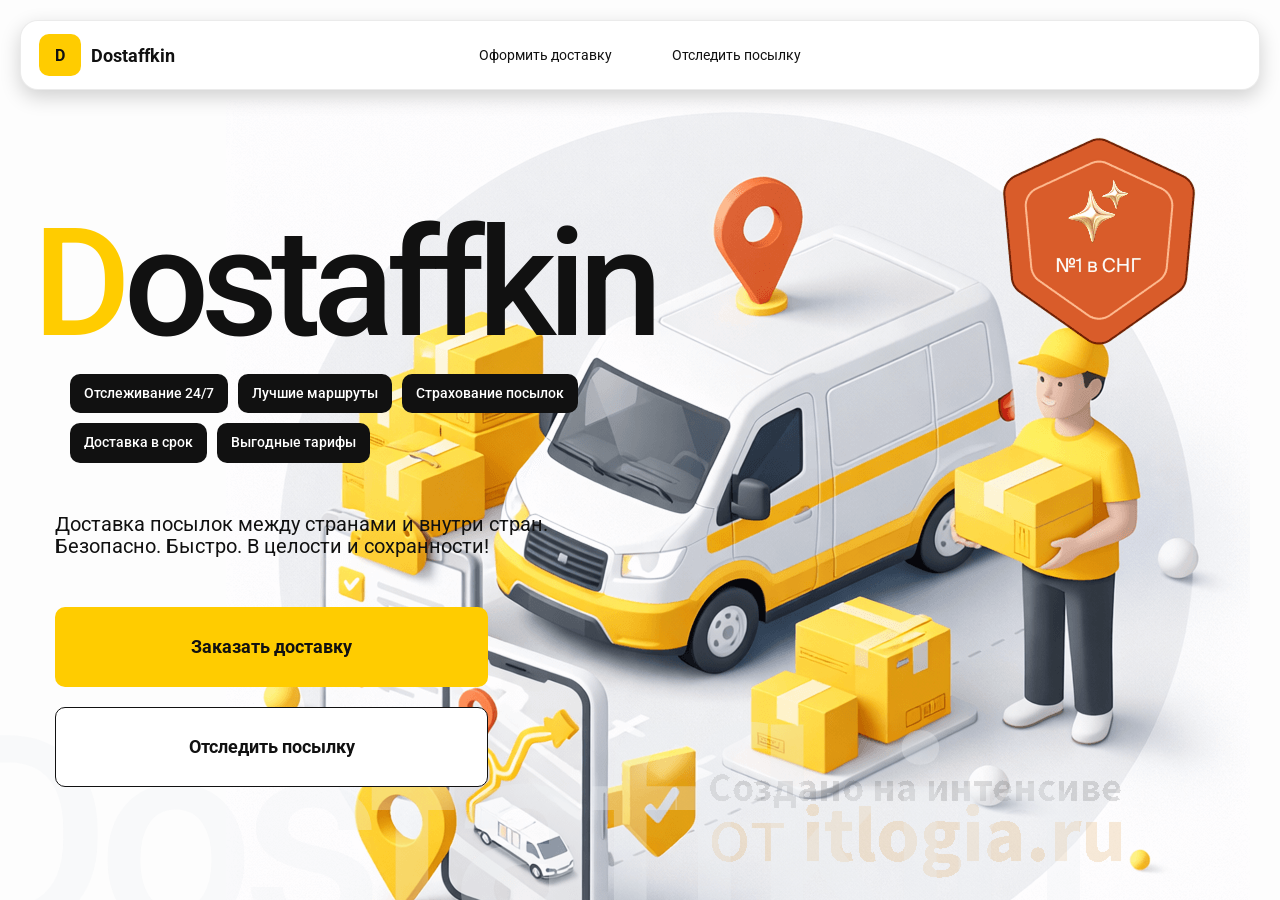
<file: index.html>
<!doctype html>
<html lang="ru">

<head>
    <meta charset="utf-8" />
    <meta name="viewport" content="width=device-width,initial-scale=1,maximum-scale=1,user-scalable=0" />
    <title>Dostaffkin — Доставка посылок между странами и внутри стран</title>

    <link href="styles/base.css" rel="stylesheet" />
    <link href="styles/base.adaptive.css" rel="stylesheet" />
    <link href="styles/index.css" rel="stylesheet" />
    <link href="styles/index_adaptive.css" rel="stylesheet" />
</head>

<body>

    <div class="container">
        <header class="header">
            <a class="header-brand" href="#">
                <div class="header-logo">D</div>
                <div class="header-title">Dostaffkin</div>
            </a>
            <nav class="header-menu">
                <a class="header-link" href="./order.html">Оформить <span>доставку</span></a>
                <a class="header-link" href="./track.html">Отследить <span>посылку</span></a>
            </nav>
        </header>
        <main class="main">
            <section class="main-info">
                <div class="main-title">
                    <span>D</span>ostaffkin
                </div>
                <div class="main-features">
                    <div class="main-feature">Отслеживание 24/7</div>
                    <div class="main-feature">Лучшие маршруты</div>
                    <div class="main-feature">Страхование посылок</div>
                    <div class="main-feature">Доставка в срок</div>
                    <div class="main-feature">Выгодные тарифы</div>
                </div>
                <div class="main-description">
                    Доставка посылок между странами и внутри стран.
                    Безопасно. Быстро. В целости и сохранности!
                </div>
                <div class="main-actions">
                    <a class="button" href="./order.html">Заказать доставку</a>
                    <a class="button button-white" href="./track.html">Отследить посылку</a>
                </div>
            </section>
            <div class="main-title-ghost">Dostaffkin</div>
            <section class="main-image">
                <img src="images/main-image.png" alt="Main image" />
            </section>
        </main>
    </div>
</body>

</html>
</file>
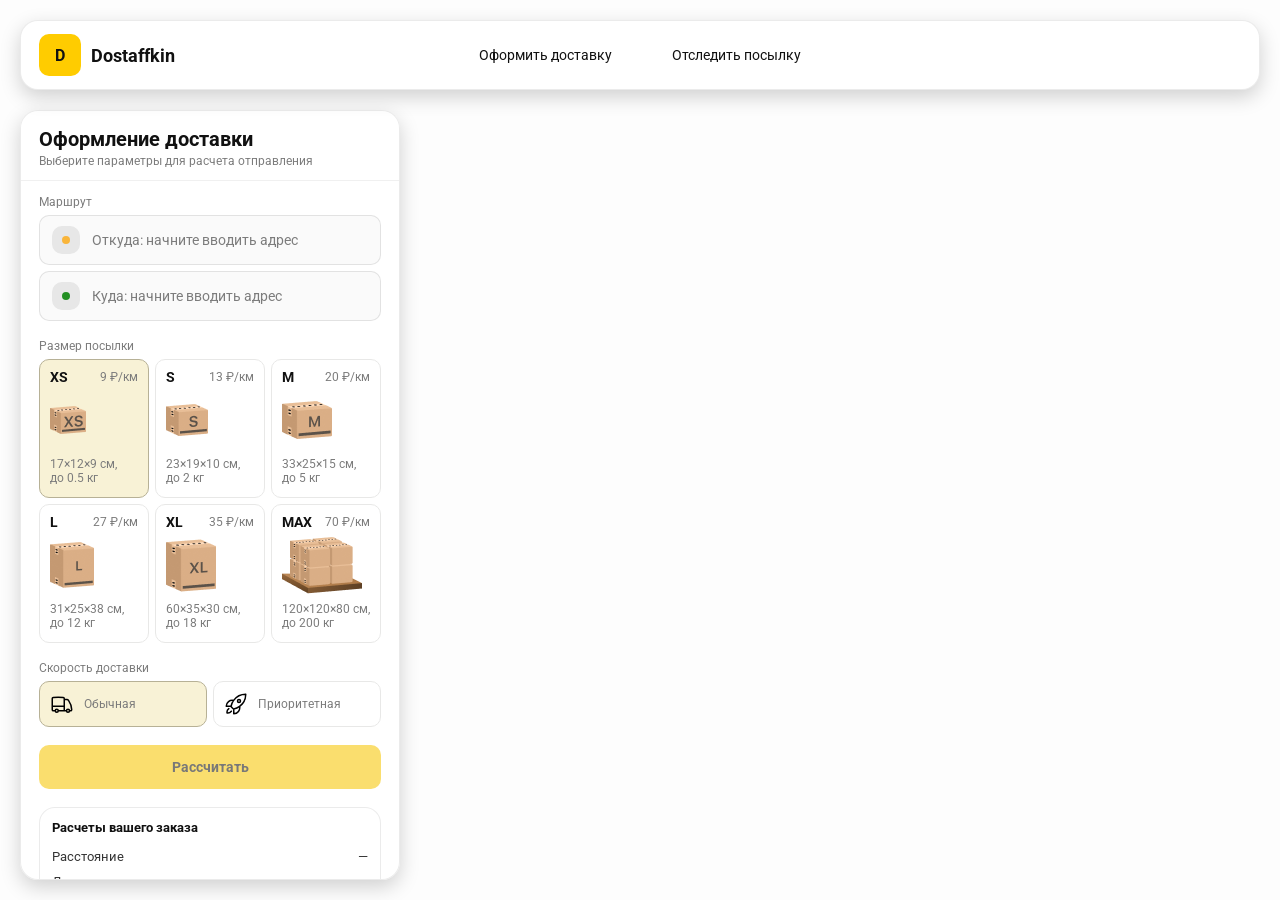
<file: order.html>
<!doctype html>
<html lang="ru">

<head>
    <meta charset="utf-8" />
    <meta name="viewport" content="width=device-width,initial-scale=1,maximum-scale=1,user-scalable=0" />
    <title>Оформление доставки</title>

    <link rel="stylesheet" href="styles/base.css" />
    <link rel="stylesheet" href="styles/base_adaptive.css" />

    <link rel="stylesheet" href="styles/order.css" />
    <link rel="stylesheet" href="styles/order_adaptive.css" />

    <script
        src="https://api-maps.yandex.ru/2.1/?lang=ru_RU&apikey=57d08502-d515-4f22-a6aa-488521ff65cf&suggest_apikey=77b866f2-b4cd-445d-ba6d-0e79de95c1d9"
        type="text/javascript"></script>
</head>

<body>
    <div id="map"></div>

    <header class="header">
        <a class="header-brand" href="./index.html">
            <div class="header-logo">D</div>
            <div class="header-title">Dostaffkin</div>
        </a>
        <nav class="header-menu">
            <a class="header-link" href="#">Оформить <span>доставку</span></a>
            <a class="header-link" href="./track.html">Отследить <span>посылку</span></a>
        </nav>
    </header>

    <aside class="main" id="sidebar">

        <div class="main-header">
            <div class="main-title">Оформление доставки</div>
            <div class="main-text">Выберите параметры для расчета отправления</div>
        </div>

        <div class="main-content">
            <div class="main-route">
                <div class="main-block-title">Маршрут</div>
                <div class="main-fields">
                    <div class="main-field" id="fromField">
                        <div class="main-pin"></div>
                        <input id="from" placeholder="Откуда: начните вводить адрес" autocomplete="off" />
                        <div class="main-ac" id="fromAc" role="listbox" aria-label="Подсказки адресов"></div>
                    </div>

                    <div class="main-field" id="toField">
                        <div class="main-pin"></div>
                        <input id="to" placeholder="Куда: начните вводить адрес" autocomplete="off" />
                        <div class="main-ac" id="toAc" role="listbox" aria-label="Подсказки адресов"></div>
                    </div>
                </div>
            </div>
            <div class="main-package">
                <div class="main-block-title">Размер посылки</div>

                <div class="main-sizes">
                    <div class="main-size-card is-active" data-value="xs">
                        <div class="main-size-top">
                            <div class="main-size-label">XS</div>
                            <div class="main-size-rate">9 ₽/км</div>
                        </div>
                        <div class="main-size-media">
                            <img src="images/sizes/xs.png" alt="Короб XS" />
                        </div>
                        <div class="main-size-description">17×12×9 см,<br>до 0.5 кг</div>
                    </div>

                    <div class="main-size-card" data-value="s">
                        <div class="main-size-top">
                            <div class="main-size-label">S</div>
                            <div class="main-size-rate">13 ₽/км</div>
                        </div>
                        <div class="main-size-media">
                            <img src="images/sizes/s.png" alt="Короб S" />
                        </div>
                        <div class="main-size-description">23×19×10 см,<br>до 2 кг</div>
                    </div>

                    <div class="main-size-card" data-value="m">
                        <div class="main-size-top">
                            <div class="main-size-label">M</div>
                            <div class="main-size-rate">20 ₽/км</div>
                        </div>
                        <div class="main-size-media">
                            <img src="images/sizes/m.png" alt="Короб M" />
                        </div>
                        <div class="main-size-description">33×25×15 см,<br>до 5 кг</div>
                    </div>

                    <div class="main-size-card" data-value="l">
                        <div class="main-size-top">
                            <div class="main-size-label">L</div>
                            <div class="main-size-rate">27 ₽/км</div>
                        </div>
                        <div class="main-size-media">
                            <img src="images/sizes/l.png" alt="Короб L" />
                        </div>
                        <div class="main-size-description">31×25×38 см,<br>до 12 кг</div>
                    </div>

                    <div class="main-size-card" data-value="xl">
                        <div class="main-size-top">
                            <div class="main-size-label">XL</div>
                            <div class="main-size-rate">35 ₽/км</div>
                        </div>
                        <div class="main-size-media">
                            <img src="images/sizes/xl.png" alt="Короб XL" />
                        </div>
                        <div class="main-size-description">60×35×30 см,<br>до 18 кг</div>
                    </div>

                    <div class="main-size-card" data-value="max">
                        <div class="main-size-top">
                            <div class="main-size-label">MAX</div>
                            <div class="main-size-rate">70 ₽/км</div>
                        </div>
                        <div class="main-size-media main-size-media-palleta">
                            <img src="images/sizes/max.png" alt="Паллета" />
                        </div>
                        <div class="main-size-description">120×120×80 см,<br>до 200 кг</div>
                    </div>
                </div>
            </div>
            
            <div class="main-speed">
                <div class="main-block-title">Скорость доставки</div>

                <div class="main-speeds">
                    <div class="main-speed-card is-active" data-value="regular">
                        <img class="main-speed-media" src="images/icons/regular.svg" alt="Regular" />
                        <div class="main-speed-description">Обычная</div>
                    </div>
                    <div class="main-speed-card" data-value="fast">
                        <img class="main-speed-media" src="images/icons/fast.svg" alt="Fast" />
                        <div class="main-speed-description">Приоритетная</div>
                    </div>

                </div>
            </div>

            <div class="main-calculate-block">
                <button id="calc" class="button calculate-button" type="button" disabled>Рассчитать</button>
            </div>

            <div class="main-result" id="result">
                <div class="main-result-title">Расчеты вашего заказа</div>
                <div class="main-result-lines">
                    <div class="main-result-line"><span>Расстояние</span><span id="distanceValue">—</span></div>
                    <div class="main-result-line"><span>Доставим через</span><span id="durationValue">—</span></div>
                    <div class="main-result-line"><span>Тариф</span><span id="rateValue">—</span></div>
                </div>
                <div class="main-price">
                    <div class="main-price-label">Итого</div>
                    <div class="main-price-value" id="totalValue">—</div>
                </div>
            </div>
            <div class="main-order-box">
                <div class="main-order-form" id="orderForm">
                    <div class="main-order-title">Оформление доставки</div>
                    <div class="main-block-info-row">
                        <div class="main-block-title">Контакты</div>
                        <div class="order-fields">
                            <div class="main-field">
                                <input id="customerName" placeholder="Ваше имя" autocomplete="off" />
                            </div>
                            <div class="main-field">
                                <input id="customerPhone" placeholder="Ваш телефон" autocomplete="off"
                                    inputmode="tel" />
                            </div>
                        </div>
                    </div>
                    <div class="main-block-info-row extra-info">
                        <div class="main-block-title">Дополнительная информация</div>
                        <div class="main-field textarea">
                            <textarea id="comment" placeholder="Детали доставки и комментарии"></textarea>
                        </div>
                    </div>
                    <button id="submit" class="button main-submit-request" type="button" disabled>Отправить
                        заявку
                    </button>
                </div>

                <div class="main-order-success" id="orderSuccess">
                    <div class="main-success-icon">✓</div>
                    <div class="main-success-title">Заявка отправлена!</div>
                    <div class="main-success-title">Номер отправления – <span id="orderId"></span></div>
                    <div class="main-success-subtitle">Мы скоро свяжемся с вами</div>
                </div>
            </div>
        </div>
    </aside>
    <script src="scripts/order.js"></script>
</body>

</html>
</file>
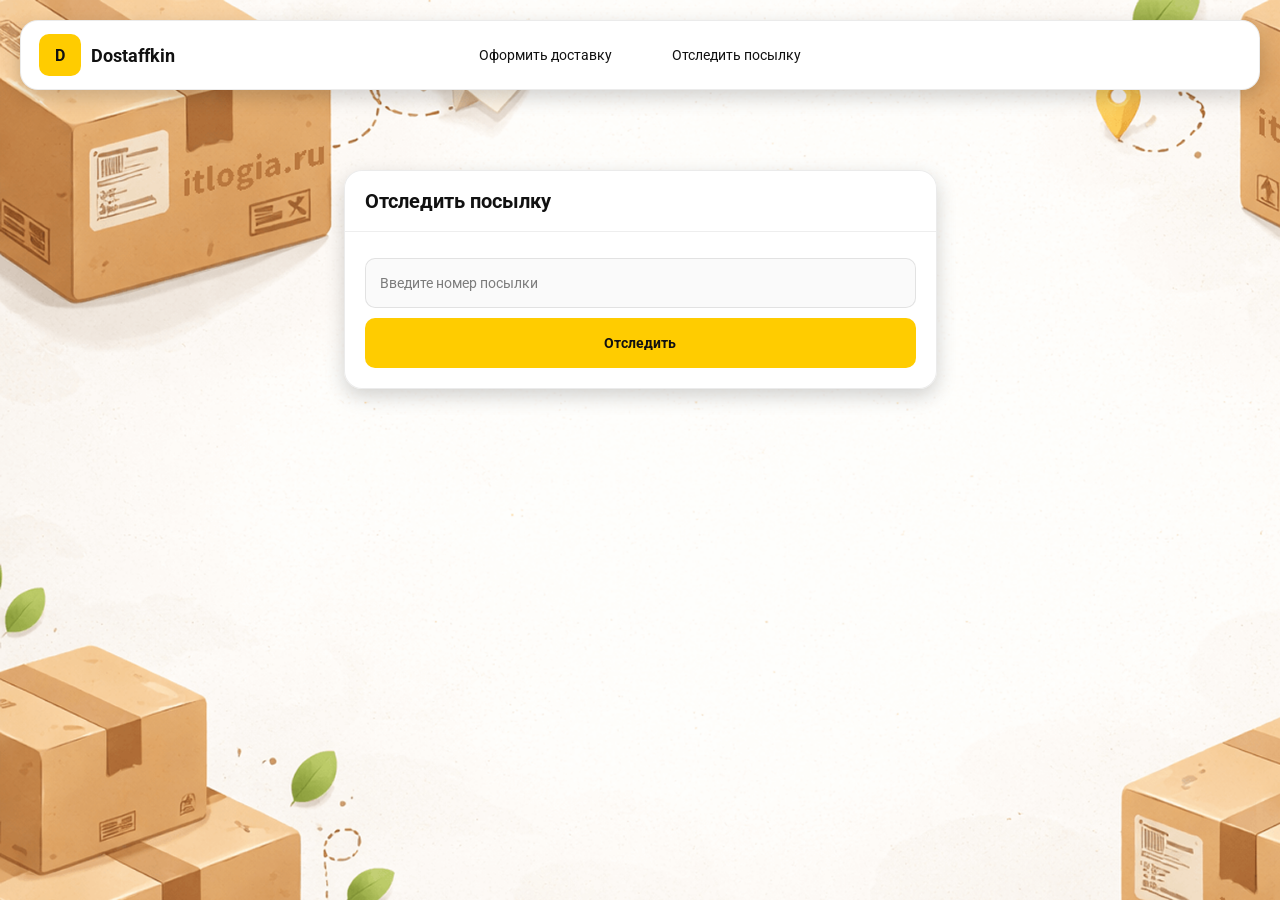
<file: track.html>
<!doctype html>
<html lang="ru">

<head>
    <meta charset="utf-8" />
    <meta name="viewport" content="width=device-width,initial-scale=1,maximum-scale=1,user-scalable=0" />
    <title>Отследить посылку</title>
    <link rel="stylesheet" href="styles/base.css" />
    <link rel="stylesheet" href="styles/base_adaptive.css" />

    <link rel="stylesheet" href="styles/track.css" />
    <link rel="stylesheet" href="styles/track_adaptive.css" />
</head>

<body>
    <div class="container">
        <header class="header">
            <a class="header-brand" href="./index.html">
                <div class="header-logo">D</div>
                <div class="header-title">Dostaffkin</div>
            </a>
            <nav class="header-menu">
                <a class="header-link" href="./order.html">Оформить <span>доставку</span></a>
                <a class="header-link" href="#">Отследить <span>посылку</span></a>
            </nav>
        </header>
        <main class="track-content">
            <section class="track-card track-search">
                <div class="track-title">Отследить посылку</div>
                <div class="track-action">
                    <div class="main-field track-field">
                        <input id="trackNumber" placeholder="Введите номер посылки" autocomplete="off" />
                    </div>
                    <button id="trackButton" class="button track-button" type="button">Отследить</button>
                </div>
            </section>
            <section class="track-card track-result" id="trackResult">
                <div class="track-result-header">
                    <div class="track-id" id="trackIdValue"></div>
                    <div class="track-routes">
                        <div class="track-route">
                            <div class="track-route-pin">
                                <svg xmlns="http://www.w3.org/2000/svg" fill="none" viewBox="0 0 24 24"
                                    stroke-width="1.5" stroke="orange" class="size-6">
                                    <path stroke-linecap="round" stroke-linejoin="round"
                                        d="M15 10.5a3 3 0 1 1-6 0 3 3 0 0 1 6 0Z" />
                                    <path stroke-linecap="round" stroke-linejoin="round"
                                        d="M19.5 10.5c0 7.142-7.5 11.25-7.5 11.25S4.5 17.642 4.5 10.5a7.5 7.5 0 1 1 15 0Z" />
                                </svg>
                            </div>
                            <div class="track-route-address" id="trackFromValue">
                                Откуда: Москва, улица Арбат, 1
                            </div>
                        </div>
                        <div class="track-route track-route-arrow">
                            <svg xmlns="http://www.w3.org/2000/svg" fill="none" viewBox="0 0 24 24" stroke-width="1.5"
                                stroke="currentColor" class="size-6">
                                <path stroke-linecap="round" stroke-linejoin="round"
                                    d="M19.5 13.5 12 21m0 0-7.5-7.5M12 21V3" />
                            </svg>
                        </div>
                        <div class="track-route">
                            <div class="track-route-pin">
                                <svg xmlns="http://www.w3.org/2000/svg" fill="none" viewBox="0 0 24 24"
                                    stroke-width="1.5" stroke="green" class="size-6">
                                    <path stroke-linecap="round" stroke-linejoin="round"
                                        d="M15 10.5a3 3 0 1 1-6 0 3 3 0 0 1 6 0Z" />
                                    <path stroke-linecap="round" stroke-linejoin="round"
                                        d="M19.5 10.5c0 7.142-7.5 11.25-7.5 11.25S4.5 17.642 4.5 10.5a7.5 7.5 0 1 1 15 0Z" />
                                </svg>
                            </div>
                            <div class="track-route-address" id="trackToValue">
                                Куда: Минск, проспект Независимости, 58
                            </div>
                        </div>
                    </div>
                </div>
                <div class="track-info">
                    <div class="track-status-title">Статус данной посылки:</div>
                    <div class="track-status-list" id="trackStatusList">
                    </div>
                </div>
            </section>
        </main>
    </div>


<script src="scripts/track.js"></script>
</body>

</html>
</file>
<file: styles/base.css>
*,
*::before,
*::after {
    box-sizing: border-box;
}

@font-face {
    font-family: "Roboto";
    src: url("../fonts/Roboto-Regular.ttf");
    font-weight: normal;
}

@font-face {
    font-family: "Roboto";
    src: url("../fonts/Roboto-Bold.ttf");
    font-weight: bold;
}

@font-face {
    font-family: "Roboto";
    src: url("../fonts/Roboto-Medium.ttf");
    font-weight: 500;
}

html,
body {
    margin: 0;
    color: #111111;
    font-family: "Roboto", sans-serif;
}

body {
    background: #FDFDFD;
}

.header {
    border-radius: 18px;
    box-shadow: 0 7px 20px 0 #0000002E;
    backdrop-filter: blur(10px);
    background: #ffffff;
    left: 20px;
    top: 20px;
    border: 1px solid rgba(0, 0, 0, 0.08);
    position: fixed;
    right: 20px;
    padding: 14px 18px;
    height: 70px;
    display: flex;
    align-items: center;
    z-index: 6;
}

.header-brand {
    display: flex;
    align-items: center;
    text-decoration: none;
    gap: 10px;
}

.header-logo {
    width: 42px;
    height: 42px;
    border-radius: 10px;
    background: #FFCC00;
    display: grid;
    place-items: center;
    font-weight: bold;
    color: #111;
}

.header-title {
    font-size: 18px;
    font-weight: bold;
    color: #111111;
    text-decoration: none;
}

.header-menu {
    display: flex;
    align-items: center;
    gap: 60px;
    margin: 0;
    position: absolute;
    left: 50%;
    transform: translateX(-50%);
}

.header-link {
    font-size: 14px;
    color: #111111;
    text-decoration: none;
}

.button {
    border: 0;
    outline: none;
    height: 44px;
    border-radius: 10px;
    font-size: 14px;
    font-weight: bold;
    cursor: pointer;
    font-family: inherit;
    transition: transform .08s ease, opacity .12s ease;
    background: #ffcc00;
    color: #111111;
    text-align: center;
    text-decoration: none;
}

.button:hover {
    background-color: #E5BC19;
}

.button:disabled {
    cursor: not-allowed;
    background-color: #FADE6E;
    color: #787878;
    transform: none;
}

.button.button-white {
    background: #ffffff;
    border: 1px solid #111111;
}

.button.button-white:hover {
    background: rgb(241 241 241);
}

.main-field {
    display: flex;
    align-items: center;
    margin-top: 6px;
    gap: 10px;
    border: 1px solid #1111111A;
    background: #FAFAFA;
    border-radius: 10px;
    padding: 10px 12px;
    position: relative;
    box-sizing: border-box;
    height: 50px;
}

.main-field.textarea {
    height: auto;
}

.main-pin {
    width: 28px;
    height: 28px;
    border-radius: 10px;
    background: rgba(17, 17, 17, 0.08);
    display: grid;
    place-items: center;
    flex: 0 0 auto;
    position: relative;
}

.main-pin::before {
    content: "";
    width: 8px;
    height: 8px;
    border-radius: 999px;
    background: orange;
    opacity: .75;
    display: block;
}

.main-field:last-child .main-pin::before {
    background: green;
    opacity: .85;
}

input,
textarea {
    width: 100%;
    border: 0;
    outline: none;
    background: transparent;
    font-size: 14px;
    color: #111111;
    font-family: inherit;
}

textarea {
    resize: vertical;
    min-height: 72px;
    padding: 2px 0;
}

input::placeholder,
textarea::placeholder {
    color: #7C7C7C;
}

.main-field:focus-within {
    border-color: rgba(0, 0, 0, 0.20);
    box-shadow: 0 0 0 4px rgba(255, 204, 0, 0.35);
    background: rgba(255, 255, 255, 0.75);
}
</file>
<file: styles/base.adaptive.css>
@media (max-width: 767px) {
    .header {
        left: 10px;
        right: 10px;
        top: 10px;
    }

    .header-link span {
        display: none;
    }

    .header-menu {
        gap: 20px;
        justify-content: flex-start;
        margin: 0 0 0 30px;
        position: static;
        transform: none;
    }
}

@media (max-width: 420px) {
    .header-title {
        display: none;
    }
}

@media (max-width: 374px) {
    .header-menu {
        gap: 10px;
        margin: 0 0 0 10px;
    }
}
</file>
<file: styles/index.css>
.container {
    overflow: hidden;
    min-height: 100vh;
}

.main {
    padding: 111px 40px 40px;
    position: relative;
    display: flex;
}

.main-info {
    max-width: 840px;
    width: 100%;
    position: relative;
}

.main-title {
    margin-top: 98px;
    font-weight: 500;
    font-size: 12.5rem;
    line-height: 1;
    letter-spacing: -0.05em;
    color: #111111;
    left: 15px;
    position: relative;
}

@media (max-width: 600px) {
    .main-title {
        font-size: 3rem;
    }
}

.main-title span {
    color: #ffcc00;
}

.main-features {
    margin-top: 15px;
    display: flex;
    left: 15px;
    flex-wrap: wrap;
    gap: 10px;
    position: relative;
}

.main-feature {
    background: #111111;
    color: #ffffff;
    padding: 12px 14px;
    font-weight: 500;
    font-size: 14px;
    left: 15px;
    line-height: 1.1;
    border-radius: 10px;
    position: relative;
}

.main-description {
    margin-top: 50px;
    max-width: 500px;
    font-size: 20px;
    left: 15px;
    line-height: 1.1;
    color: #111111;
    position: relative;
}

.main-actions {
    margin-top: 50px;
    display: flex;
    left: 15px;
    flex-direction: column;
    gap: 20px;
    position: relative;
}

.main-actions .button {
    height: 80px;
    width: 100%;
    max-width: 433px;
    font-size: 18px;
    font-weight: bold;
    place-items: center;
    display: grid;
    position: relative;
}

.main-title-ghost {
    position: absolute;
    z-index: -1;
    left: -70px;
    bottom: -150px;
    font-weight: 500;
    font-size: 278px;
    line-height: 1;
    letter-spacing: -0.05em;
    color: rgba(236, 237, 240, 0.3);
}

@media (max-width: 600px) {
    .main-title-ghost {
        font-size: 48px;
        left: -10px;
        bottom: -30px;
    }
}

.main-image {
    width: 1024px;
    top: 100px;
    z-index: -2;
    right: 30px;
    position: absolute;
}

.main-image img {
    width: 100%;
    max-width: 1024px;
    height: auto;
    right: 30px;
    display: block;
}
</file>
<file: styles/index_adaptive.css>
@media (max-width: 1760px) {
    .main-title {
        font-size: 150px;
        left: -7px;
    }

    .main-info {
        max-width: 640px;
    }
}

@media (max-width: 1200px) {
    .main-info {
        max-width: 540px;
    }

    .main {
        padding: 111px 20px 20px;
    }

    .main-title {
        font-size: 120px;
        left: -4px;
    }

    .main-title-ghost {
        font-size: 220px;
    }
}

@media (max-width: 1024px) {
    .main-title {
        margin-top: 30px;
    }

    .main {
        flex-direction: column-reverse;
    }

    .main-image {
        max-width: 350px;
        position: absolute;
        left: 370px;
        top: 370px;
    }

    .main-info {
        max-width: 100%;
    }

    .main-actions {
        gap: 10px;
    }

    .main-actions .button {
        height: 50px;
        font-size: 14px;
        width: auto;
        max-width: 300px;
    }

    .main-description {
        max-width: 350px;
    }
}

@media (max-width: 570px) {
    .main-title {
        font-size: 88px;
    }

    .main-description {
        max-width: 100%
    }

    .main-actions {
       width: 100%;
    }

    .main-actions .button {
        width: 100%;
        max-width: 100%
    }

    .main-image {
        max-width: 650px;
        position: absolute;
        left: 170px;
        top: 70px;
        opacity: 0.2;
    }
}

@media (max-width: 400px) {
    .main-title {
        font-size: 70px;
    }
}
</file>
<file: styles/base_adaptive.css>
@media (max-width: 767px) {
    .header {
        left: 10px;
        right: 10px;
        top: 10px;
    }

    .header-link span {
        display: none;
    }

    .header-menu {
        gap: 20px;
        justify-content: flex-start;
        margin: 0 0 0 30px;
        position: static;
        transform: none;
    }
}

@media (max-width: 420px) {
    .header-title {
        display: none;
    }
}

@media (max-width: 374px) {
    .header-menu {
        gap: 10px;
        margin: 0 0 0 10px;
    }
}
</file>
<file: styles/order.css>
#map {
    position: fixed;
    inset: 0;
}

.main {
    border-radius: 18px;
    box-shadow: 0 7px 20px 0 #0000002E;
    backdrop-filter: blur(10px);
    background: rgba(255, 255, 255, 0.96);
    left: 20px;
    border: 1px solid rgba(0, 0, 0, 0.08);
    position: fixed;
    top: 110px;
    bottom: 20px;
    width: 380px;
    display: flex;
    flex-direction: column;
    overflow: hidden;
    z-index: 5;
}

.main-header {
    padding: 18px 18px 12px 18px;
    border-bottom: 1px solid rgba(0, 0, 0, 0.06);
    display: flex;
    flex-direction: column;
}

.main-title {
    font-size: 20px;
    line-height: 100%;
    font-weight: bold;
}

.main-text {
    font-size: 12px;
    margin-top: 5px;
    color: #7C7C7C;
}

.main-content {
    padding: 14px 18px 18px 18px;
    overflow: auto;
    scrollbar-width: none;
    display: flex;
    flex-direction: column;
    gap: 18px;
    flex: 1;
}

.main-block-title {
    font-size: 12px;
    color: #7C7C7C;
}

.main-route .main-block-title,
.main-package .main-block-title {
    margin-bottom: 6px;
}

.main-sizes {
    display: grid;
    gap: 6px;
    grid-template-columns: repeat(3, 1fr);
}

.main-size-card {
    border: 1px solid #E8E8E7;
    background: #FFFFFF;
    border-radius: 10px;
    padding: 10px;
    cursor: pointer;
    user-select: none;
    transition: transform .08s ease, border-color .12s ease, background .12s ease;
    min-height: 139px;
}

.main-size-card:hover {
    transform: translateY(-1px);
}

.main-size-card.is-active {
    background-color: #F8F2D6;
    border-color: #B7B196;
}

.main-size-top {
    display: flex;
    align-items: center;
    justify-content: space-between;
}

.main-size-label {
    font-weight: bold;
    font-size: 14px;
    color: #111111;
    line-height: 100%;
}

.main-size-rate {
    font-size: 12px;
    color: #7C7C7C;
    line-height: 100%;
}

.main-size-media {
    margin-top: 8px;
    height: 57px;
}

.main-size-description {
    margin-top: 8px;
    font-size: 12px;
    color: #7C7C7C;
    line-height: 1.2;
}

.calculate-button {
    width: 100%;
}

.main-result {
    border: 1px solid rgba(0, 0, 0, 0.08);
    background: rgba(255, 255, 255, 0.75);
    border-radius: 16px;
    padding: 12px;
    line-height: 1.25;
}

.main-result-title {
    font-weight: bold;
    font-size: 13px;
    color: #111111;
    margin-bottom: 13px;
}

.main-result-lines {
    gap: 8px;
    display: flex;
    flex-direction: column;
}

.main-result-line {
    font-size: 13px;
    color: rgba(17, 17, 17, 0.85);
    display: flex;
    justify-content: space-between;
}

.main-price {
    margin-top: 18px;
    padding-top: 10px;
    border-top: 1px dashed rgba(0, 0, 0, 0.12);
    display: flex;
    align-items: baseline;
    justify-content: space-between;
}

.main-price-label {
    font-size: 12px;
    color: rgba(17, 17, 17, 0.55);
}

.main-price-value {
    font-size: 20px;
    font-weight: bold;
    color: #111111;
    letter-spacing: -0.3px;
}

.main-order-box {
    background: #ffffff;
    border: 1px solid #E8E8E7;
    border-radius: 10px;
    padding: 12px;
}

.main-order-title {
    margin-bottom: 8px;
    font-weight: bold;
    font-size: 14px;
    color: #111111;
}

.main-block-info {
    display: flex;
    flex-direction: column;
    gap: 6px;
}

.order-fields {
    display: grid;
    grid-template-columns: 1fr 1fr;
    column-gap: 10px;
    margin-top: 6px;
}

.main-block-info-row.extra-info {
    display: block;
    margin-top: 13px;
}

.main-submit-request {
    width: 100%;
    margin-top: 6px;
}

.main-order-success {
    display: none;
    text-align: center;
    padding: 22px 12px;
    gap: 12px;
}

.main-order-success.is-visible {
    display: flex;
    flex-direction: column;
    align-items: center;
}

.main-success-icon {
    width: 56px;
    height: 56px;
    border-radius: 50%;
    background: #16a34a;
    color: #ffffff;
    display: grid;
    place-items: center;
    font-size: 30px;
}

.main-success-title {
    font-size: 14px;
    font-weight: bold;
    color: #111111;
}

.main-success-subtitle {
    font-size: 12px;
    color: rgba(17, 17, 17, 0.55);
    line-height: 1.3;
}

.main-speed .main-block-title {
    margin-bottom: 6px;
}

.main-speeds {
    display: grid;
    gap: 6px;
    grid-template-columns: repeat(2, 1fr);
}

.main-speed-card {
    border: 1px solid #E8E8E7;
    background: #FFFFFF;
    border-radius: 10px;
    padding: 10px;
    cursor: pointer;
    user-select: none;
    transition: transform .08s ease, border-color .12s ease, background .12s ease;
    display: flex;
    align-items: center;
    gap: 10px;
}

.main-speed-card:hover {
    transform: translateY(-1px);
}

.main-speed-card.is-active {
    background-color: #F8F2D6;
    border-color: #B7B196;
}

.main-speed-description {
    font-size: 12px;
    color: #7C7C7C;
    line-height: 1.2;
}
</file>
<file: styles/order_adaptive.css>
@media (max-width: 767px) {
    .main {
        left: 10px;
        right: 10px;
        top: 50%;
        bottom: 12px;
        width: auto;
        max-width: none;
    }
}

@media (max-width: 420px) {
    .main-sizes {
        grid-template-columns: repeat(2, 1fr);
    }
}
</file>
<file: styles/track.css>
.container {
    background: #F4F4F4 url("../images/track-bg.png");
    background-size: cover;
    min-height: 100vh;
    padding: 170px 0 50px 0;
}

.track-content {
    width: 593px;
    margin: 0 auto;
}

.track-card {
    width: 100%;
    border-radius: 18px;
    box-shadow: 0 7px 20px 0 #0000002E;
    backdrop-filter: blur(10px);
    background: rgba(255, 255, 255, 0.96);
    border: 1px solid rgba(0, 0, 0, 0.08);
}

.track-title {
    font-size: 20px;
    line-height: 100%;
    font-weight: bold;
    border-bottom: 1px solid #EEEEEE;
    padding: 20px;
}

.track-action {
    padding: 20px;
}

.track-button {
    width: 100%;
    height: 50px;
}

.track-field {
    margin-bottom: 10px;
}

.track-result {
    margin-top: 5px;
    display: none;
}

.track-result.is-visible {
    display: block;
}

.track-result-header {
    font-weight: bold;
    font-size: 14px;
    color: #111111;
    padding: 20px;
    border-bottom: 1px solid #EEEEEE;
}

.track-id {
    margin-bottom: 12px;
    font-size: 20px;
}

.track-routes {
    display: flex;
    flex-direction: column;
    gap: 10px;
    font-weight: normal;
}

.track-route {
    display: flex;
    align-items: center;
    gap: 10px;
}

.track-route-pin {
    width: 24px;
    height: 24px;
    flex-shrink: 0;
}

.track-route-arrow {
    padding: 15px 0;
    width: 24px;
    height: 24px;
}

.track-info {
    padding: 20px;
}

.track-status {
    display: flex;
    align-items: center;
    font-size: 12px;
    gap: 10px;
}

.track-status-title {
    font-size: 14px;
    color: #111111;
    margin-bottom: 20px;
}

.track-status-list {
    display: flex;
    flex-direction: column;
    gap: 15px;
}

.track-status-icon {
    width: 40px;
    height: 40px;
    border-radius: 50%;
    background: rgba(17, 17, 17, 0.08);
    display: grid;
    place-items: center;
    flex: 0 0 auto;
}

.track-status.created .track-status-icon {
    background-color: #F1CB00;
}

.track-status.in-way .track-status-icon {
    background-color: #F08A11;
}

.track-status.ready .track-status-icon {
    background-color: #A35D0A;
}

.track-status.done .track-status-icon {
    background-color: #37C93B;
}

.track-status-text {
    display: flex;
    align-items: center;
    justify-content: space-between;
    color: #111111;
    font-size: 12px;
    flex: 1;
}

.track-status-date {
    color: rgba(17, 17, 17, 0.55);
}
</file>
<file: styles/track_adaptive.css>
@media (max-width: 767px) {
    .container {
        padding: 130px 0 50px 0;
    }

    .track-content {
        width: 100%;
        padding-left: 10px;
        padding-right: 10px;
    }

    .track-result-header {
        padding: 20px;
    }
}
</file>
